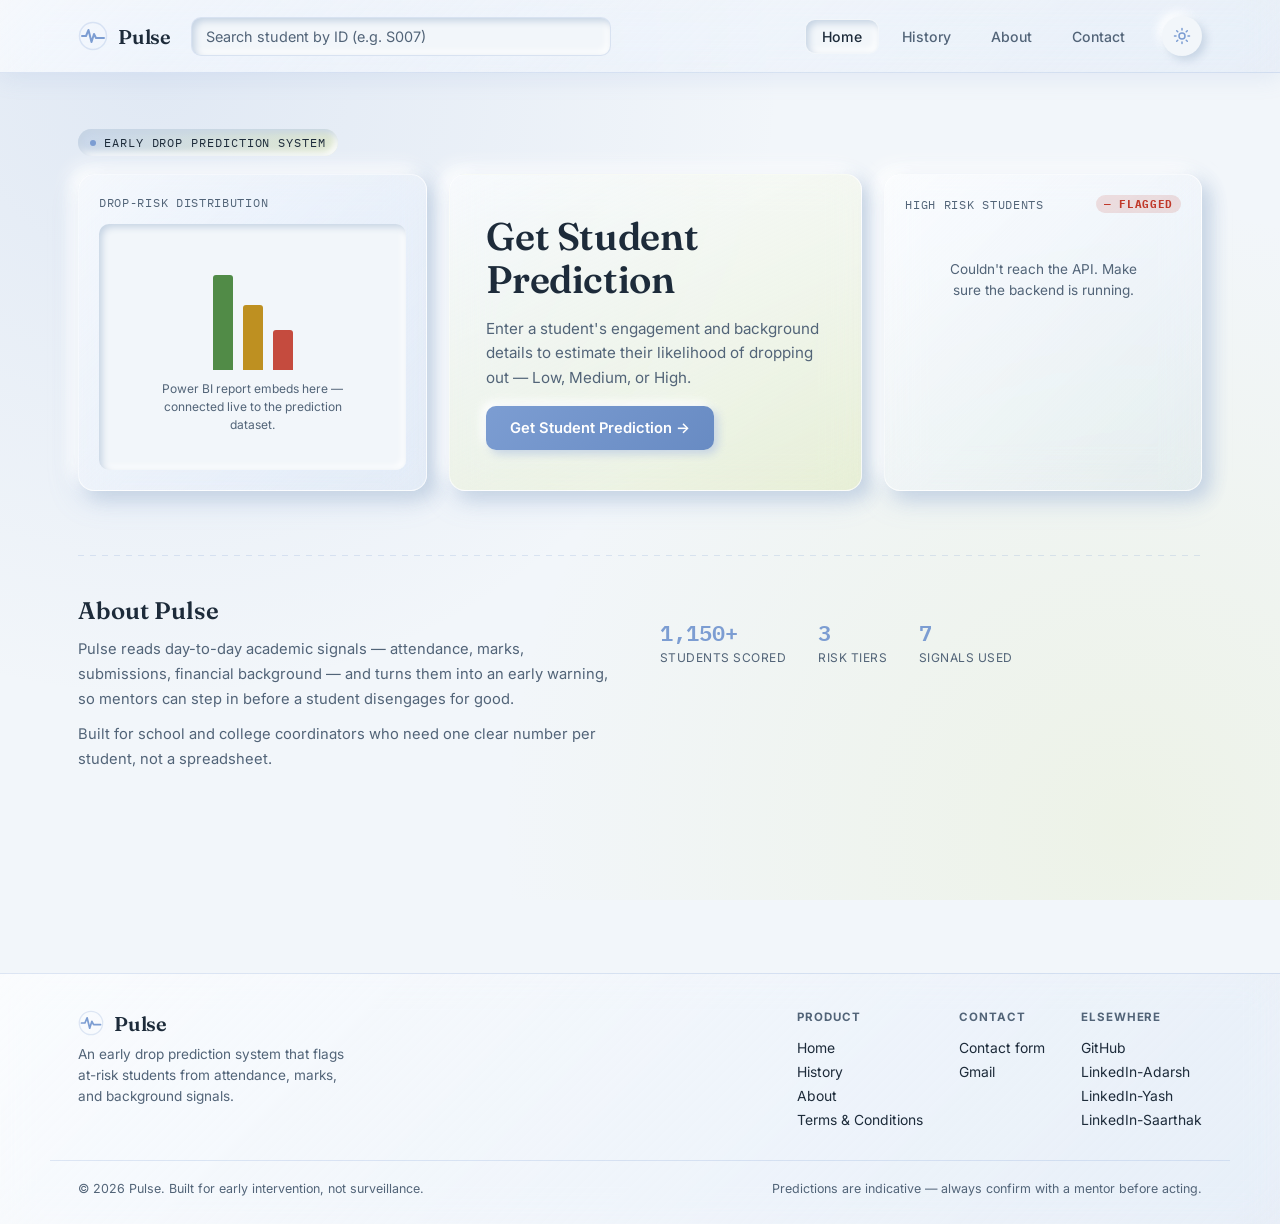
<file: frontend/index.html>
<!DOCTYPE html>
<html lang="en">
<head>
<meta charset="UTF-8">
<meta name="viewport" content="width=device-width, initial-scale=1.0">
<title>Pulse | Early Drop Prediction System</title>
<link rel="preconnect" href="https://fonts.googleapis.com">
<link href="https://fonts.googleapis.com/css2?family=Fraunces:opsz,wght@9..144,500;9..144,600;9..144,700&family=Inter:wght@400;500;600;700&family=IBM+Plex+Mono:wght@400;500;600&display=swap" rel="stylesheet">
<link rel="stylesheet" href="style.css">
<script>
  (function(){
    try{
      var saved = localStorage.getItem('pulse-theme');
      var theme = saved === 'dark' ? 'dark' : 'light';
      document.documentElement.setAttribute('data-theme', theme);
    }catch(e){
      document.documentElement.setAttribute('data-theme', 'light');
    }
  })();
</script>
</head>
<body>

<!-- =========================================================
     HEADER (shared)
========================================================= -->
<header class="site">
  <div class="header-inner">
    <a href="#landing" class="logo" data-nav="landing" aria-label="Pulse home">
      <svg width="30" height="30" viewBox="0 0 30 30" fill="none" aria-hidden="true">
        <circle cx="15" cy="15" r="13.5" stroke="var(--line)" stroke-width="1.5"/>
        <path class="logo-mark-path" d="M4 15h4l2.5-6 3 12 2.5-8 2 4h8"/>
      </svg>
      Pulse
    </a>
    <div class="search">
      <form id="student-search-form" autocomplete="off">
        <input id="student-search-input" type="text" placeholder="Search student by ID (e.g. S007)" aria-label="Search students by ID">
      </form>
      <div class="search-results" id="search-results"></div>
    </div>
    <nav class="primary" aria-label="Primary">
      <a href="#landing" class="current" data-nav="landing">Home</a>
      <a href="#history" data-nav="history">History</a>
      <a href="#about" data-nav="about">About</a>
      <a href="#contact" data-nav="contact">Contact</a>
    </nav>
    <button type="button" id="theme-toggle" class="theme-toggle" aria-label="Toggle dark mode" title="Toggle dark mode">
      <svg class="icon-sun" viewBox="0 0 24 24" fill="none" stroke="currentColor" stroke-width="2" stroke-linecap="round" stroke-linejoin="round" aria-hidden="true">
        <circle cx="12" cy="12" r="4"></circle>
        <path d="M12 2v2M12 20v2M4.93 4.93l1.41 1.41M17.66 17.66l1.41 1.41M2 12h2M20 12h2M4.93 19.07l1.41-1.41M17.66 6.34l1.41-1.41"></path>
      </svg>
      <svg class="icon-moon" viewBox="0 0 24 24" fill="none" stroke="currentColor" stroke-width="2" stroke-linecap="round" stroke-linejoin="round" aria-hidden="true">
        <path d="M21 12.79A9 9 0 1 1 11.21 3 7 7 0 0 0 21 12.79Z"></path>
      </svg>
    </button>
  </div>
</header>

<!-- =========================================================
     PAGE 1 — LANDING
========================================================= -->
<main id="page-landing" class="page active">
  <section class="hero-band">
    <div class="wrap">
      <span class="eyebrow"><span class="pulse-dot"></span> Early Drop Prediction System</span>

      <div class="grid-3">
        <!-- Chart card -->
        <div class="card chart-card">
          <span class="card-label">Drop-risk distribution</span>
          <div class="chart-placeholder">
            <div class="bars" aria-hidden="true">
              <span style="height:95px; background:var(--risk-low);"></span>
              <span style="height:65px; background:var(--risk-medium);"></span>
              <span style="height:40px; background:var(--risk-high);"></span>
            </div>
            <small>Power BI report embeds here — connected live to the prediction dataset.</small>
          </div>
        </div>

        <!-- CTA card -->
        <div class="card cta-card">
          <h1>Get Student<br>Prediction</h1>
          <p>Enter a student's engagement and background details to estimate their likelihood of dropping out — Low, Medium, or High.</p>
          <button class="btn btn-primary" data-nav="form" type="button">
            Get Student Prediction →
          </button>
        </div>

        <!-- High risk table card -->
        <div class="card table-card">
          <span class="card-label">High risk students <span class="count" id="high-risk-count">— flagged</span></span>

          <p class="locked-msg" id="high-risk-empty" style="display:none;">No high-risk students yet — run a prediction to see them show up here.</p>
          <p class="locked-msg" id="high-risk-error" style="display:none;">Couldn't reach the API. Make sure the backend is running.</p>

          <table class="risk-table" id="high-risk-table">
            <thead>
              <tr><th>Roll no.</th><th>Name</th><th>Marks</th></tr>
            </thead>
            <tbody id="high-risk-body"></tbody>
          </table>
        </div>
      </div>

      <div class="section-divider"></div>

      <div class="about-strip" id="about-anchor">
        <div class="wrap" style="padding:0;">
          <div>
            <h2>About Pulse</h2>
            <p>Pulse reads day-to-day academic signals — attendance, marks, submissions, financial background — and turns them into an early warning, so mentors can step in before a student disengages for good.</p>
            <p>Built for school and college coordinators who need one clear number per student, not a spreadsheet.</p>
          </div>
          <div>
            <div class="stat-row">
              <div><div class="num">1,150+</div><div class="lbl">Students scored</div></div>
              <div><div class="num">3</div><div class="lbl">Risk tiers</div></div>
              <div><div class="num">7</div><div class="lbl">Signals used</div></div>
            </div>
          </div>
        </div>
      </div>
    </div>
  </section>
</main>

<!-- =========================================================
     PAGE 2 — FORM
========================================================= -->
<main id="page-form" class="page">
  <div class="form-shell">
    <div class="form-card">
      <a href="#landing" class="back-link" data-nav="landing">← Home</a>
      <span class="kicker" style="margin-top:18px;">Fill student details</span>
      <h1>Input student data</h1>
      <p class="sub">These are the signals the model was trained on. Fields marked required are needed to generate a prediction.</p>

      <form id="predict-form" novalidate>
        <div class="field-grid">
          <div class="field">
            <label for="name">Student name</label>
            <input id="name" type="text" placeholder="e.g. Rohan Sharma" required>
          </div>
          <div class="field">
            <label for="student_id">Student ID</label>
            <input id="student_id" type="text" placeholder="e.g. S007" required>
          </div>
          <div class="field">
            <label for="age">Age</label>
            <input id="age" type="number" min="10" max="100" placeholder="e.g. 19" required>
          </div>
          <div class="field">
            <label for="gender">Gender</label>
            <select id="gender" required>
              <option value="" disabled selected>Select</option>
              <option value="Male">Male</option>
              <option value="Female">Female</option>
              <option value="Other">Other</option>
            </select>
          </div>
          <div class="field">
            <label for="attendance">Attendance</label>
            <div class="unit-input">
              <input id="attendance" type="number" min="0" max="100" placeholder="0–100" required>
              <span>%</span>
            </div>
          </div>
          <div class="field">
            <label for="scholarship">Scholarship</label>
            <select id="scholarship" required>
              <option value="" disabled selected>Select</option>
              <option value="Yes">Yes</option>
              <option value="No">No</option>
            </select>
          </div>
          <div class="field">
            <label for="co_curricular_activities">Co-curricular activities</label>
            <select id="co_curricular_activities" required>
              <option value="" disabled selected>Select</option>
              <option value="Yes">Yes</option>
              <option value="No">No</option>
            </select>
          </div>
          <div class="field">
            <label for="marks">Marks</label>
            <div class="unit-input">
              <input id="marks" type="number" min="0" max="100" placeholder="0–100" required>
              <span>/ 100</span>
            </div>
          </div>
          <div class="field">
            <label for="assignment_submission">Assignment submission</label>
            <select id="assignment_submission" required>
              <option value="" disabled selected>Select</option>
              <option value="Yes">Yes — all submitted</option>
              <option value="Half">Half — partially submitted</option>
              <option value="No">No — not submitted</option>
            </select>
          </div>
          <div class="field">
            <label for="debtor">Debtor</label>
            <select id="debtor" required>
              <option value="" disabled selected>Select</option>
              <option value="No">No</option>
              <option value="Yes">Yes</option>
            </select>
            <span class="hint">Outstanding fee balance</span>
          </div>
          <div class="field">
            <label for="displaced">Displaced</label>
            <select id="displaced" required>
              <option value="" disabled selected>Select</option>
              <option value="No">No</option>
              <option value="Yes">Yes</option>
            </select>
            <span class="hint">Relocated from home region</span>
          </div>
          <div class="field">
            <label for="income">Household income</label>
            <div class="unit-input">
              <input id="income" type="number" min="0" step="1000" placeholder="e.g. 120000" required>
              <span>₹ / yr</span>
            </div>
          </div>
        </div>

        <div class="form-actions">
          <button class="btn btn-primary btn-block" type="submit">Predict</button>
        </div>
        <div class="error-msg" id="form-error">Please fill in every field before running a prediction.</div>
      </form>
    </div>
  </div>
</main>

<!-- =========================================================
     PAGE 3 — RESULT
========================================================= -->
<main id="page-result" class="page">
  <div class="result-shell">
    <div class="result-col">
      <div class="result-card">
        <span class="kicker">Result</span>
        <p class="result-student" id="result-student">—</p>
        <div id="risk-badge" class="risk-badge low">
          <span class="dot"></span>
          <span id="risk-label">Low risk</span>
        </div>
        <p class="result-desc" id="risk-desc">This student shows consistent engagement across the signals provided. No immediate intervention needed.</p>

        <div class="score-strip">
          <div class="metric"><div class="v" id="stat-marks">—</div><div class="l">Marks</div></div>
          <div class="metric"><div class="v" id="stat-attendance">—</div><div class="l">Attendance</div></div>
          <div class="metric"><div class="v" id="stat-assignment">—</div><div class="l">Assignments</div></div>
          <div class="metric"><div class="v" id="stat-income">—</div><div class="l">Income</div></div>
        </div>
      </div>

      <div class="solutions-card">
        <span class="kicker">Solutions</span>
        <h2>Recommended next steps</h2>
        <ul class="solutions-list" id="solutions-list"></ul>
      </div>

      <div class="result-actions">
        <a href="#form" class="btn btn-ghost" data-nav="form">Run another</a>
        <a href="#landing" class="btn btn-primary" data-nav="landing">← Back to home</a>
      </div>
    </div>
  </div>
</main>

<!-- =========================================================
     PAGE 4 — HISTORY (Dedicated Page)
========================================================= -->
<main id="page-history" class="page">
  <div class="static-page">
    <div class="wrap">
      <a href="#landing" class="back-link" data-nav="landing">← Home</a>
      <span class="page-title-kicker" style="margin-top:12px; display:block; font-family:var(--font-mono); font-size:0.72rem; text-transform:uppercase; letter-spacing:0.08em; color:var(--accent);">Records</span>
      <h1 class="page-title" style="font-family:var(--font-display); font-size:2.4rem; font-weight:600; margin:4px 0 16px;">Prediction History</h1>
      <p class="page-lead" style="font-size:1.05rem; color:var(--ink-soft); max-width:60ch; line-height:1.7; margin-bottom:32px;">Overview of recent student evaluations and predicted risk levels.</p>

      <div class="card table-card" style="padding:28px;">
        <p class="locked-msg" id="history-empty" style="display:none;">No prediction history available yet.</p>
        <p class="locked-msg" id="history-error" style="display:none;">Could not load history. Make sure your backend API is accessible.</p>
        
        <table class="risk-table" id="history-table">
          <thead>
            <tr>
              <th>ID</th>
              <th>Name</th>
              <th>Marks</th>
              <th>Attendance</th>
              <th>Risk Level</th>
            </tr>
          </thead>
          <tbody id="history-body"></tbody>
        </table>
      </div>
    </div>
  </div>
</main>

<!-- =========================================================
     PAGE 5 — ABOUT
========================================================= -->
<main id="page-about" class="page">
  <div class="static-page">
    <div class="wrap">
      <a href="#landing" class="back-link" data-nav="landing">← Home</a>
      <span class="page-title-kicker" style="margin-top:12px; display:block; font-family:var(--font-mono); font-size:0.72rem; text-transform:uppercase; letter-spacing:0.08em; color:var(--accent);">Overview</span>
      <h1 class="page-title" style="font-family:var(--font-display); font-size:2.4rem; font-weight:600; margin:4px 0 16px;">About Pulse</h1>
      <p class="page-lead" style="font-size:1.05rem; color:var(--ink-soft); max-width:60ch; line-height:1.7; margin-bottom:40px;">Pulse reads day-to-day academic signals — attendance, marks, submissions, financial background — and turns them into an early warning system for educational institutions.</p>
      
      <div class="about-grid" style="display:grid; grid-template-columns:repeat(auto-fit, minmax(280px, 1fr)); gap:24px; margin-bottom:48px;">
        <div class="card about-block" style="padding:28px;">
          <h3 style="font-family:var(--font-display); font-size:1.2rem; margin-top:0;">Early Intervention</h3>
          <p style="color:var(--ink-soft); font-size:0.9rem; line-height:1.6;">Designed to help mentors step in weeks before a student disengages permanently, reducing institutional drop-out rates proactively.</p>
        </div>
        <div class="card about-block" style="padding:28px;">
          <h3 style="font-family:var(--font-display); font-size:1.2rem; margin-top:0;">Data-Driven Metrics</h3>
          <p style="color:var(--ink-soft); font-size:0.9rem; line-height:1.6;">Focuses on core indicators such as academic performance, submission compliance, household background, and financial status.</p>
        </div>
        <div class="card about-block" style="padding:28px;">
          <h3 style="font-family:var(--font-display); font-size:1.2rem; margin-top:0;">Privacy First</h3>
          <p style="color:var(--ink-soft); font-size:0.9rem; line-height:1.6;">Built strictly for early support and counselling workflows rather than continuous surveillance or punitive tracking.</p>
        </div>
      </div>
    </div>
  </div>
</main>

<!-- =========================================================
     PAGE 6 — CONTACT
========================================================= -->
<main id="page-contact" class="page">
  <div class="static-page">
    <div class="wrap">
      <a href="#landing" class="back-link" data-nav="landing">← Home</a>
      <span class="page-title-kicker" style="margin-top:12px; display:block; font-family:var(--font-mono); font-size:0.72rem; text-transform:uppercase; letter-spacing:0.08em; color:var(--accent);">Get in touch</span>
      <h1 class="page-title" style="font-family:var(--font-display); font-size:2.4rem; font-weight:600; margin:4px 0 16px;">Contact Support</h1>
      <p class="page-lead" style="font-size:1.05rem; color:var(--ink-soft); max-width:60ch; line-height:1.7; margin-bottom:40px;">Have questions about integrating Pulse into your campus or need assistance with custom model configurations? Send us a message.</p>

      <div class="contact-layout" style="display:grid; grid-template-columns: 1.2fr 0.8fr; gap:32px; align-items:start; margin-bottom:48px;">
        <div class="card contact-form-card" style="padding:36px;">
          <form id="contact-form" novalidate>
            <div class="field-grid" style="grid-template-columns:1fr; gap:16px; margin-bottom:20px;">
              <div class="field">
                <label for="contact-name">Your Name</label>
                <input type="text" id="contact-name" placeholder="saarthak sajwan" required>
              </div>
              <div class="field">
                <label for="contact-email">Email Address</label>
                <input type="email" id="contact-email" placeholder="sajwansarthak@gmail.com" required>
              </div>
              <div class="field">
                <label for="contact-message">Message</label>
                <textarea id="contact-message" rows="4" placeholder="How can we help you?" style="font-family:var(--font-body); font-size:0.9rem; padding:10px 12px; border:1px solid var(--line); border-radius:8px; background:var(--bg); color:var(--ink);" required></textarea>
              </div>
            </div>
            <button class="btn btn-primary" type="submit">Send Message</button>
            <div class="success-msg" id="contact-success" style="display:none; color:var(--risk-low); font-size:0.85rem; margin-top:12px; background:var(--risk-low-bg); padding:10px 14px; border-radius:8px;">Thank you! Your message has sent successfully.</div>
          </form>
        </div>

        <div class="card contact-info-card" style="padding:36px;">
          <h3 style="font-family:var(--font-display); font-size:1.2rem; margin-top:0;">Direct Inquiries</h3>
          <p style="color:var(--ink-soft); font-size:0.9rem; line-height:1.6; margin-bottom:20px;">You can also reach our core team directly via email or check our code repositories online.</p>
          <div style="display:flex; flex-direction:column; gap:10px; font-size:0.9rem;">
            <a href="mailto:sajwansarthak0@gmail.com" style="color:var(--accent); text-decoration:none; font-weight:600;">Gmail</a>
            <a href="https://github.com/Yglitch/EarlyDrop-AI.git" target="_blank" rel="noopener" style="color:var(--ink); text-decoration:none;">Github</a>
          </div>
        </div>
      </div>
    </div>
  </div>
</main>

<!-- =========================================================
     FOOTER (shared)
========================================================= -->
<footer class="site">
  <div class="wrap">
    <div class="footer-inner">
      <div class="footer-brand">
        <a href="#landing" class="logo" data-nav="landing">
          <svg width="26" height="26" viewBox="0 0 30 30" fill="none" aria-hidden="true">
            <circle cx="15" cy="15" r="13.5" stroke="var(--line)" stroke-width="1.5"/>
            <path class="logo-mark-path" d="M4 15h4l2.5-6 3 12 2.5-8 2 4h8"/>
          </svg>
          Pulse
        </a>
        <p>An early drop prediction system that flags at-risk students from attendance, marks, and background signals.</p>
      </div>
      <div class="footer-links">
        <div class="footer-col">
          <h4>Product</h4>
          <a href="#landing" data-nav="landing">Home</a>
          <a href="#history" data-nav="history">History</a>
          <a href="#about" data-nav="about">About</a>
          <a href="#" id="footer-terms">Terms &amp; Conditions</a>
        </div>
        <div class="footer-col">
          <h4>Contact</h4>
          <a href="#contact" data-nav="contact">Contact form</a>
          <a href="mailto:sajwansarthak0@gmail.com">Gmail</a>
        </div>
        <div class="footer-col">
          <h4>Elsewhere</h4>
          <a href="https://github.com/saarthak911" target="_blank" rel="noopener">GitHub</a>
          <a href="https://www.linkedin.com/in/adarsh-gusain-668411328/" target="_blank" rel="noopener">LinkedIn-Adarsh</a>
          <a href="https://www.linkedin.com/in/yash-rana-36606a340/" target="_blank" rel="noopener">LinkedIn-Yash</a>
          <a href="https://www.linkedin.com/in/saarthak-sajwan-338ba13b4/" target="_blank" rel="noopener">LinkedIn-Saarthak</a>
        </div>
      </div>
    </div>
  </div>
  <div class="footer-bottom">
    <span>© 2026 Pulse. Built for early intervention, not surveillance.</span>
    <span>Predictions are indicative — always confirm with a mentor before acting.</span>
  </div>
</footer>

<script>
  (function(){
    var btn = document.getElementById('theme-toggle');
    if(!btn) return;
    btn.addEventListener('click', function(){
      var root = document.documentElement;
      var next = root.getAttribute('data-theme') === 'dark' ? 'light' : 'dark';
      root.setAttribute('data-theme', next);
      try{ localStorage.setItem('pulse-theme', next); }catch(e){}
    });
  })();
</script>
<script src="script.js"></script>

</body>
</html>
</file>
<file: frontend/style.css>
/* =========================================================
   THEME TOKENS
   Palette mixed from #7C9DD2 (Vista Blue) and #C8D85F (Mindaro)
   Light theme = default. Dark theme toggled via [data-theme="dark"]
   on <html>.
========================================================= */
:root{
  /* ---- brand base colors ---- */
  --vista-blue:#7C9DD2;
  --mindaro:#C8D85F;
  --vista-soft:#A5BEE5;
  --vista-deep:#5677AB;
  --mindaro-soft:#E2EB9E;
  --mindaro-deep:#9EAE32;

  /* ---- LIGHT THEME (default) ---- */
  --bg:#F2F6FA;
  --bg-alt:#E2EBF5;
  --surface:rgba(255, 255, 255, 0.65);
  --surface-solid:#FFFFFF;
  --ink:#1D2B3A;
  --ink-soft:#526478;
  --line:rgba(124, 157, 210, 0.22);
  --accent:#7C9DD2;
  --accent-soft:rgba(124, 157, 210, 0.14);
  --accent-contrast:#1D2B3A;

  /* neumorphic light/shadow pair — derived from --bg */
  --neu-light:#FFFFFF;
  --neu-dark:#C5D3E3;

  /* glass sheen & gradients */
  --glass-border:rgba(255, 255, 255, 0.65);
  --glass-highlight:rgba(200, 216, 95, 0.35);

  --risk-low:#408035;
  --risk-low-bg:rgba(200, 216, 95, 0.30);
  --risk-medium:#B8860B;
  --risk-medium-bg:rgba(184, 134, 11, 0.14);
  --risk-high:#C0392B;
  --risk-high-bg:rgba(192, 57, 43, 0.14);

  --radius:16px;
  --radius-sm:10px;

  /* neumorphic + glass combined shadow */
  --shadow-neu: 8px 8px 18px var(--neu-dark), -8px -8px 18px var(--neu-light);
  --shadow-neu-sm: 4px 4px 10px var(--neu-dark), -4px -4px 10px var(--neu-light);
  --shadow-neu-inset: inset 3px 3px 7px var(--neu-dark), inset -3px -3px 7px var(--neu-light);
  --shadow-glass: 0 8px 32px rgba(124, 157, 210, 0.18);
  --shadow: var(--shadow-neu), var(--shadow-glass);

  --font-display:'Fraunces', serif;
  --font-body:'Inter', system-ui, sans-serif;
  --font-mono:'IBM Plex Mono', monospace;

  color-scheme: light;
}

/* ---- DARK THEME ---- */
html[data-theme="dark"]{
  --bg:#1A2332;
  --bg-alt:#131B27;
  --surface:rgba(29, 43, 58, 0.60);
  --surface-solid:#243246;
  --ink:#F0F4F9;
  --ink-soft:#A0B2C6;
  --line:rgba(124, 157, 210, 0.18);
  --accent:#C8D85F;
  --accent-soft:rgba(200, 216, 95, 0.12);
  --accent-contrast:#131B27;

  --neu-light:#222F42;
  --neu-dark:#111721;

  --glass-border:rgba(124, 157, 210, 0.25);
  --glass-highlight:rgba(200, 216, 95, 0.15);

  --risk-low:#C8D85F;
  --risk-low-bg:rgba(200, 216, 95, 0.18);
  --risk-medium:#E8B958;
  --risk-medium-bg:rgba(232, 185, 88, 0.16);
  --risk-high:#F0897A;
  --risk-high-bg:rgba(240, 137, 122, 0.16);

  --shadow-neu: 8px 8px 18px var(--neu-dark), -8px -8px 18px var(--neu-light);
  --shadow-neu-sm: 4px 4px 10px var(--neu-dark), -4px -4px 10px var(--neu-light);
  --shadow-neu-inset: inset 3px 3px 7px var(--neu-dark), inset -3px -3px 7px var(--neu-light);
  --shadow-glass: 0 8px 32px rgba(0, 0, 0, 0.45);
  --shadow: var(--shadow-neu), var(--shadow-glass);

  color-scheme: dark;
}

*{box-sizing:border-box;}
html{scroll-behavior:smooth;}
body{
  margin:0;
  background:var(--bg);
  background-image:
    radial-gradient(circle at 12% 8%, rgba(124, 157, 210, 0.15) 0%, transparent 45%),
    radial-gradient(circle at 88% 92%, rgba(200, 216, 95, 0.12) 0%, transparent 45%);
  background-attachment:fixed;
  color:var(--ink);
  font-family:var(--font-body);
  -webkit-font-smoothing:antialiased;
  transition:background-color .35s ease, color .35s ease;
}
@media (prefers-reduced-motion: reduce){
  *{animation-duration:0.01ms !important; animation-iteration-count:1 !important; transition-duration:0.01ms !important; scroll-behavior:auto !important;}
}

a{color:inherit;}
:focus-visible{outline:2px solid var(--accent); outline-offset:2px;}

/* ---------- Layout shells ---------- */
.page{display:none; min-height:100vh; flex-direction:column;}
.page.active{display:flex;}

.wrap{width:100%; max-width:1180px; margin:0 auto; padding:0 28px;}

/* ---------- Glass surface helper ---------- */
.card,
.form-card,
.result-card,
.solutions-card,
.search-results,
header.site,
footer.site,
.contact-form-card,
.contact-info-card,
.about-block{
  background:linear-gradient(135deg, var(--surface) 0%, rgba(124, 157, 210, 0.08) 100%);
  -webkit-backdrop-filter: blur(18px) saturate(150%);
  backdrop-filter: blur(18px) saturate(150%);
  border:1px solid var(--glass-border);
}

/* ---------- Header ---------- */
header.site{
  border-bottom:1px solid var(--line);
  border-left:none; border-right:none; border-top:none;
  position:sticky; top:0; z-index:20;
  box-shadow:0 4px 24px rgba(124, 157, 210, 0.15);
}
.header-inner{
  display:flex; align-items:center; gap:20px;
  padding:16px 28px;
  max-width:1180px; margin:0 auto;
}
.logo{
  display:flex; align-items:center; gap:10px;
  font-family:var(--font-display); font-weight:600; font-size:1.25rem;
  letter-spacing:-0.01em;
  text-decoration:none; color:var(--ink);
  flex-shrink:0;
}
.logo svg{display:block;}
.logo-mark-path{
  stroke:var(--accent); stroke-width:2; fill:none;
  stroke-linecap:round; stroke-linejoin:round;
}

.search{
  flex:1 1 320px;
  max-width:420px;
  position:relative;
}
.search input{
  width:100%;
  padding:10px 14px;
  border:1px solid var(--line);
  border-radius:var(--radius-sm);
  font-family:var(--font-body);
  font-size:0.9rem;
  background:var(--bg);
  color:var(--ink);
  box-shadow:var(--shadow-neu-inset);
  transition:box-shadow .2s ease, border-color .2s ease;
}
.search input::placeholder{color:var(--ink-soft);}
.search input:focus{border-color:var(--accent); box-shadow:var(--shadow-neu-inset), 0 0 0 3px var(--accent-soft);}

.search-results{
  display:none;
  position:absolute; left:0; right:0; top:calc(100% + 10px);
  border-radius:var(--radius-sm);
  box-shadow:var(--shadow);
  padding:16px;
  z-index:30;
}
.search-results.open{display:block;}
.search-results .sr-title{
  display:flex; align-items:center; justify-content:space-between; gap:10px;
  margin-bottom:10px;
}
.search-results .sr-title h4{
  font-family:var(--font-display); font-size:1rem; font-weight:600; margin:0;
}
.search-results .sr-close{
  appearance:none; border:none; background:none; cursor:pointer;
  color:var(--ink-soft); font-size:1rem; line-height:1; padding:2px 4px;
}
.search-results .sr-close:hover{color:var(--ink);}
.search-results .sr-row{
  display:flex; justify-content:space-between; gap:12px;
  font-size:0.85rem; padding:5px 0;
  border-bottom:1px solid var(--line);
}
.search-results .sr-row:last-of-type{border-bottom:none;}
.search-results .sr-row .k{color:var(--ink-soft);}
.search-results .sr-row .v{font-weight:600; color:var(--ink); font-family:var(--font-mono);}
.search-results .sr-empty{
  color:var(--ink-soft); font-size:0.85rem; text-align:center; padding:6px 0;
}

nav.primary{
  display:flex; align-items:center; gap:6px;
  margin-left:auto;
}
nav.primary a{
  text-decoration:none;
  font-size:0.88rem; font-weight:500;
  color:var(--ink-soft);
  padding:8px 16px;
  border:1px solid transparent;
  border-radius:var(--radius-sm);
  transition:border-color .15s ease, color .15s ease, box-shadow .15s ease;
}
nav.primary a:hover{color:var(--ink); border-color:var(--line);}
nav.primary a.current{color:var(--ink); border-color:transparent; box-shadow:var(--shadow-neu-inset); background:var(--bg);}

/* ---------- Theme toggle ---------- */
.theme-toggle{
  appearance:none; border:none; cursor:pointer;
  width:40px; height:40px; border-radius:50%;
  display:flex; align-items:center; justify-content:center;
  background:var(--bg);
  box-shadow:var(--shadow-neu-sm);
  color:var(--accent);
  flex-shrink:0;
  transition:box-shadow .18s ease, transform .18s ease;
}
.theme-toggle:hover{transform:translateY(-1px);}
.theme-toggle:active{box-shadow:var(--shadow-neu-inset); transform:translateY(0);}
.theme-toggle svg{width:18px; height:18px; display:block;}
.theme-toggle .icon-moon{display:none;}
html[data-theme="dark"] .theme-toggle .icon-sun{display:none;}
html[data-theme="dark"] .theme-toggle .icon-moon{display:block;}

/* back link used on inner pages */
.back-link{
  display:inline-flex; align-items:center; gap:6px;
  text-decoration:none;
  font-size:0.85rem; font-weight:500;
  color:var(--accent);
  padding:8px 4px;
}
.back-link:hover{text-decoration:underline;}

/* ---------- Footer ---------- */
footer.site{
  margin-top:auto;
  border-top:1px solid var(--line);
  border-left:none; border-right:none; border-bottom:none;
  padding:36px 0 28px;
}
.footer-inner{
  display:flex; flex-wrap:wrap; justify-content:space-between; gap:28px;
}
.footer-brand{max-width:280px;}
.footer-brand .logo{margin-bottom:8px;}
.footer-brand p{
  color:var(--ink-soft); font-size:0.85rem; line-height:1.55; margin:0;
}
.footer-links{
  display:flex; flex-wrap:wrap; gap:36px;
}
.footer-col h4{
  font-size:0.72rem; font-weight:700; letter-spacing:0.08em; text-transform:uppercase;
  color:var(--ink-soft); margin:0 0 12px;
}
.footer-col a{
  display:block; text-decoration:none; color:var(--ink);
  font-size:0.87rem; padding:4px 0;
}
.footer-col a:hover{color:var(--accent);}
.footer-bottom{
  max-width:1180px; margin:28px auto 0; padding:20px 28px 0; border-top:1px solid var(--line);
  display:flex; flex-wrap:wrap; gap:12px; justify-content:space-between;
  color:var(--ink-soft); font-size:0.78rem;
}

/* =========================================================
   PAGE 1 — LANDING
========================================================= */
.hero-band{
  padding:56px 0 20px;
}
.eyebrow{
  display:inline-flex; align-items:center; gap:8px;
  font-family:var(--font-mono); font-size:0.72rem; letter-spacing:0.08em; text-transform:uppercase;
  color:var(--ink);
  background:linear-gradient(135deg, rgba(124, 157, 210, 0.25) 0%, rgba(200, 216, 95, 0.25) 100%);
  box-shadow:var(--shadow-neu-inset);
  padding:6px 12px; border-radius:999px;
  margin-bottom:18px;
}
.eyebrow .pulse-dot{
  width:6px; height:6px; border-radius:50%; background:var(--accent);
  animation:pulse 1.8s ease-in-out infinite;
}
@keyframes pulse{
  0%,100%{opacity:1; transform:scale(1);}
  50%{opacity:0.4; transform:scale(1.4);}
}

.grid-3{
  display:grid;
  grid-template-columns: 1.1fr 1.3fr 1fr;
  gap:22px;
  align-items:stretch;
  padding-bottom:64px;
}
@media (max-width:960px){
  .grid-3{grid-template-columns:1fr;}
}

.card{
  border-radius:var(--radius);
  box-shadow:var(--shadow);
  transition:transform .2s ease, box-shadow .2s ease;
}
.card:hover{transform:translateY(-2px);}

/* chart card */
.chart-card{padding:20px; display:flex; flex-direction:column;}
.chart-card .card-label{
  font-family:var(--font-mono); font-size:0.72rem; text-transform:uppercase; letter-spacing:0.06em;
  color:var(--ink-soft); margin-bottom:14px;
}
.chart-placeholder{
  flex:1;
  border-radius:var(--radius-sm);
  display:flex; flex-direction:column; align-items:center; justify-content:center;
  gap:10px;
  min-height:220px;
  background:var(--bg);
  box-shadow:var(--shadow-neu-inset);
  position:relative;
  overflow:hidden;
}
.chart-placeholder .bars{
  display:flex; align-items:flex-end; gap:10px; height:110px;
}
.chart-placeholder .bars span{
  width:20px; border-radius:3px 3px 0 0;
  opacity:0.9;
}
.chart-placeholder small{
  color:var(--ink-soft); font-size:0.75rem; text-align:center; max-width:220px; line-height:1.5;
}

/* CTA card */
.cta-card{
  padding:40px 36px;
  display:flex; flex-direction:column; justify-content:center; align-items:flex-start; gap:16px;
  text-align:left;
  background:linear-gradient(155deg, var(--surface) 0%, rgba(200, 216, 95, 0.20) 100%);
}
.cta-card h1{
  font-family:var(--font-display);
  font-size:clamp(1.8rem, 3vw, 2.5rem);
  font-weight:600;
  line-height:1.12;
  margin:0;
  letter-spacing:-0.01em;
}
.cta-card p{
  color:var(--ink-soft); font-size:0.95rem; line-height:1.6; margin:0; max-width:38ch;
}
.btn{
  appearance:none; border:none; cursor:pointer;
  font-family:var(--font-body); font-weight:600; font-size:0.92rem;
  padding:13px 24px; border-radius:var(--radius-sm);
  display:inline-flex; align-items:center; gap:8px;
  transition:transform .12s ease, box-shadow .12s ease, background .15s ease;
}
.btn-primary{
  background:linear-gradient(135deg, #7C9DD2 0%, #688BC3 100%);
  color:#FFFFFF;
  box-shadow:var(--shadow-neu-sm);
}
html[data-theme="dark"] .btn-primary{
  background:linear-gradient(135deg, #C8D85F 0%, #B5C747 100%);
  color:#131B27;
}
.btn-primary:hover{transform:translateY(-2px); box-shadow:0 10px 22px rgba(124, 157, 210, 0.35);}
.btn-primary:active{transform:translateY(0); box-shadow:var(--shadow-neu-inset);}
.btn-ghost{
  background:var(--bg); color:var(--ink);
  box-shadow:var(--shadow-neu-sm);
  border:1px solid transparent;
}
.btn-ghost:hover{color:var(--accent); box-shadow:0 6px 16px rgba(124, 157, 210, 0.20);}
.btn-ghost:active{box-shadow:var(--shadow-neu-inset);}
.btn-block{width:100%; justify-content:center;}

/* risk table card */
.table-card{padding:20px; display:flex; flex-direction:column;}
.table-card .card-label{
  display:flex; align-items:center; justify-content:space-between;
  font-family:var(--font-mono); font-size:0.72rem; text-transform:uppercase; letter-spacing:0.06em;
  color:var(--ink-soft); margin-bottom:14px;
}
.table-card .card-label .count{
  background:var(--risk-high-bg); color:var(--risk-high);
  font-weight:700; padding:2px 8px; border-radius:999px; font-size:0.7rem;
}
table.risk-table{
  width:100%; border-collapse:collapse; font-size:0.85rem;
}
table.risk-table th{
  text-align:left; font-weight:600; color:var(--ink-soft);
  font-size:0.72rem; text-transform:uppercase; letter-spacing:0.04em;
  padding:0 8px 10px; border-bottom:1px solid var(--line);
}
table.risk-table td{
  padding:10px 8px; border-bottom:1px solid var(--line);
  font-family:var(--font-mono); font-size:0.82rem;
}
table.risk-table tr:last-child td{border-bottom:none;}
table.risk-table td.name{font-family:var(--font-body); font-weight:500;}
.risk-pill{
  display:inline-block; padding:2px 9px; border-radius:999px;
  font-size:0.7rem; font-weight:700; font-family:var(--font-body);
}
.risk-pill.high{background:var(--risk-high-bg); color:var(--risk-high);}
.risk-pill.medium{background:var(--risk-medium-bg); color:var(--risk-medium);}
.risk-pill.low{background:var(--risk-low-bg); color:var(--risk-low);}

.section-divider{
  height:1px; background:
    repeating-linear-gradient(90deg, var(--line) 0 6px, transparent 6px 12px);
  margin:0 0 40px;
}

.about-strip{padding-bottom:60px;}
.about-strip .wrap{
  display:grid; grid-template-columns: 1fr 1fr; gap:40px;
}
@media (max-width:800px){.about-strip .wrap{grid-template-columns:1fr;}}
.about-strip h2{
  font-family:var(--font-display); font-weight:600; font-size:1.5rem; margin:0 0 12px;
}
.about-strip p{color:var(--ink-soft); line-height:1.7; font-size:0.92rem; margin:0 0 10px;}
.stat-row{display:flex; gap:32px; margin-top:18px;}
.stat-row div{}
.stat-row .num{font-family:var(--font-mono); font-size:1.4rem; font-weight:600; color:var(--accent);}
.stat-row .lbl{font-size:0.75rem; color:var(--ink-soft); text-transform:uppercase; letter-spacing:0.04em;}

/* =========================================================
   PAGE 2 — FORM
========================================================= */
.form-shell{
  flex:1;
  display:flex; align-items:flex-start; justify-content:center;
  padding:56px 28px 72px;
}
.form-card{
  width:100%; max-width:620px;
  border-radius:var(--radius);
  box-shadow:var(--shadow);
  padding:40px;
}
.form-card .kicker{
  font-family:var(--font-mono); font-size:0.72rem; text-transform:uppercase; letter-spacing:0.08em;
  color:var(--accent); margin-bottom:8px; display:block;
}
.form-card h1{
  font-family:var(--font-display); font-weight:600; font-size:1.8rem; margin:0 0 8px; letter-spacing:-0.01em;
}
.form-card > p.sub{color:var(--ink-soft); font-size:0.9rem; margin:0 0 30px; line-height:1.6;}

.field-grid{display:grid; grid-template-columns:1fr 1fr; gap:20px; margin-bottom:28px;}
@media (max-width:560px){.field-grid{grid-template-columns:1fr;}}
.field{display:flex; flex-direction:column; gap:6px;}
.field.full{grid-column:1 / -1;}
.field label{font-size:0.82rem; font-weight:600; color:var(--ink);}
.field .hint{font-size:0.74rem; color:var(--ink-soft); margin-top:-2px;}
.field select, .field input, .field textarea{
  font-family:var(--font-body); font-size:0.9rem;
  padding:10px 12px; border:1px solid transparent; border-radius:var(--radius-sm);
  background:var(--bg); color:var(--ink);
  box-shadow:var(--shadow-neu-inset);
  transition:box-shadow .2s ease, border-color .2s ease;
}
.field select:focus, .field input:focus, .field textarea:focus{
  border-color:var(--accent);
  box-shadow:var(--shadow-neu-inset), 0 0 0 3px var(--accent-soft);
}
.field .unit-input{position:relative;}
.field .unit-input input{width:100%; padding-right:52px;}
.field .unit-input span{
  position:absolute; right:12px; top:50%; transform:translateY(-50%);
  font-family:var(--font-mono); font-size:0.75rem; color:var(--ink-soft);
}

.form-actions{display:flex; gap:12px; align-items:center;}
.error-msg{
  display:none; color:var(--risk-high); font-size:0.8rem; margin-top:14px;
  background:var(--risk-high-bg); padding:10px 14px; border-radius:var(--radius-sm);
}
.error-msg.show{display:block;}

/* =========================================================
   PAGE 3 — RESULT
========================================================= */
.result-shell{
  flex:1; display:flex; align-items:flex-start; justify-content:center;
  padding:56px 28px 72px;
}
.result-col{width:100%; max-width:640px; display:flex; flex-direction:column; gap:22px;}

.result-card{
  border-radius:var(--radius);
  box-shadow:var(--shadow); padding:36px 40px;
  text-align:center;
}
.result-card .kicker{
  font-family:var(--font-mono); font-size:0.72rem; text-transform:uppercase; letter-spacing:0.08em;
  color:var(--ink-soft); margin-bottom:16px; display:block;
}
.result-student{
  font-family:var(--font-display); font-weight:600; font-size:1.15rem;
  color:var(--ink); margin:0 0 18px;
}
.risk-badge{
  display:inline-flex; align-items:center; gap:10px;
  padding:12px 26px; border-radius:999px;
  font-family:var(--font-display); font-weight:600; font-size:1.5rem;
  margin-bottom:14px;
  box-shadow:var(--shadow-neu-sm);
}
.risk-badge.low{background:var(--risk-low-bg); color:var(--risk-low);}
.risk-badge.medium{background:var(--risk-medium-bg); color:var(--risk-medium);}
.risk-badge.high{background:var(--risk-high-bg); color:var(--risk-high);}
.risk-badge .dot{width:9px; height:9px; border-radius:50%; background:currentColor;}
.result-card .result-desc{color:var(--ink-soft); font-size:0.92rem; max-width:44ch; margin:0 auto; line-height:1.6;}

.score-strip{
  display:flex; justify-content:center; gap:26px; margin-top:22px; flex-wrap:wrap;
}
.score-strip .metric{
  text-align:center; padding:14px 18px; border-radius:var(--radius-sm);
  background:var(--bg); box-shadow:var(--shadow-neu-sm);
}
.score-strip .metric .v{font-family:var(--font-mono); font-weight:600; font-size:1.05rem;}
.score-strip .metric .l{font-size:0.7rem; color:var(--ink-soft); text-transform:uppercase; letter-spacing:0.04em;}

.solutions-card{
  border-radius:var(--radius);
  box-shadow:var(--shadow); padding:32px 36px;
}
.solutions-card .kicker{
  font-family:var(--font-mono); font-size:0.72rem; text-transform:uppercase; letter-spacing:0.08em;
  color:var(--accent); margin-bottom:14px; display:block;
}
.solutions-card h2{font-family:var(--font-display); font-weight:600; font-size:1.3rem; margin:0 0 18px;}
.solutions-list{list-style:none; margin:0; padding:0; display:flex; flex-direction:column; gap:14px;}
.solutions-list li{
  display:flex; gap:12px; align-items:flex-start;
  font-size:0.88rem; color:var(--ink); line-height:1.55;
}
.solutions-list li .num{
  font-family:var(--font-mono); font-size:0.75rem; font-weight:600;
  color:var(--accent); background:var(--bg);
  box-shadow:var(--shadow-neu-sm);
  width:22px; height:22px; border-radius:50%;
  display:flex; align-items:center; justify-content:center; flex-shrink:0; margin-top:1px;
}

.result-actions{display:flex; gap:12px; justify-content:center; padding-top:4px;}

/* =========================================================
   PAGES 4 & 5 — STATIC PAGES (About & Contact)
========================================================= */
.static-page{
  flex:1; display:flex; flex-direction:column;
  padding:40px 0 72px;
}
.about-block{border-radius:var(--radius); box-shadow:var(--shadow); transition:transform .2s ease;}
.about-block:hover{transform:translateY(-2px);}
.contact-form-card, .contact-info-card{border-radius:var(--radius); box-shadow:var(--shadow);}

/* Empty/error placeholder text for the high-risk students table */
.locked-msg{
  display:flex; align-items:center; justify-content:center;
  text-align:center;
  padding:32px 12px;
  min-height:220px;
  color:var(--ink-soft); font-size:0.85rem; line-height:1.55;
  max-width:26ch; margin:0 auto;
}
</file>
